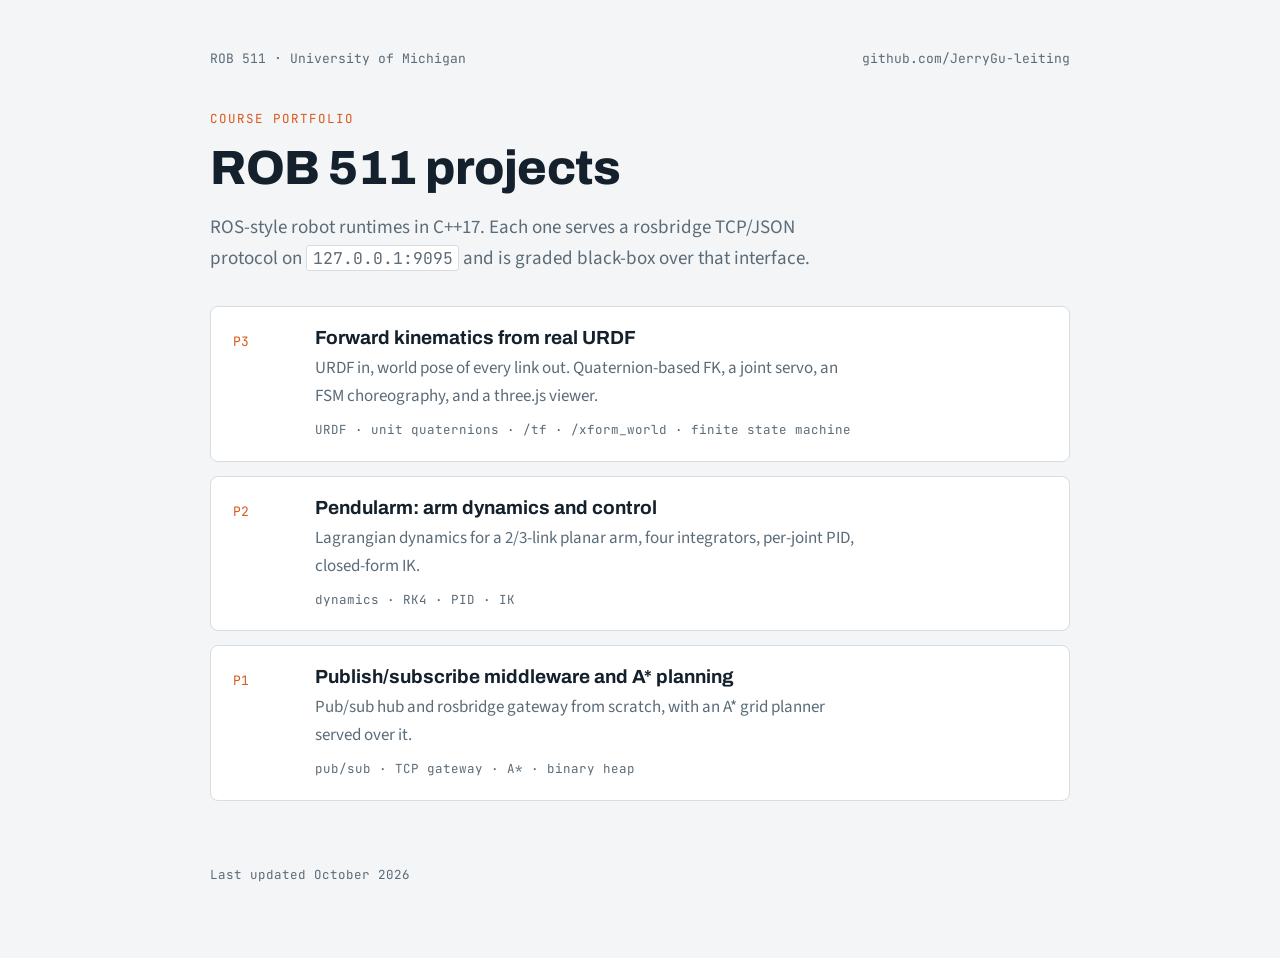
<file: index.html>
<!doctype html>
<html lang="en">
<head>
<meta charset="utf-8">
<meta name="viewport" content="width=device-width, initial-scale=1">
<title>ROB 511 Portfolio</title>
<link rel="preconnect" href="https://fonts.googleapis.com">
<link rel="preconnect" href="https://fonts.gstatic.com" crossorigin>
<link rel="stylesheet" href="https://fonts.googleapis.com/css2?family=Archivo:wght@700;800&family=JetBrains+Mono:wght@400;600&family=Source+Sans+3:wght@400;600&display=swap">
<link rel="stylesheet" href="style.css">
</head>
<body>
<div class="wrap">
  <div class="topbar"><span>ROB 511 · University of Michigan</span><a href="https://github.com/JerryGu-leiting">github.com/JerryGu-leiting</a></div>

  <p class="eyebrow">Course portfolio</p>
  <h1>ROB 511 projects</h1>
  <p class="lede">ROS-style robot runtimes in C++17. Each one serves a rosbridge TCP/JSON protocol on <code>127.0.0.1:9095</code> and is graded black-box over that interface.</p>

  <ul class="projects">
    <li>
      <a class="project" href="project3.html">
        <span class="num">P3</span>
        <h3>Forward kinematics from real URDF</h3>
        <p>URDF in, world pose of every link out. Quaternion-based FK, a joint servo, an FSM choreography, and a three.js viewer.</p>
        <span class="tags">URDF · unit quaternions · /tf · /xform_world · finite state machine</span>
      </a>
    </li>
    <li>
      <div class="project">
        <span class="num">P2</span>
        <h3>Pendularm: arm dynamics and control</h3>
        <p>Lagrangian dynamics for a 2/3-link planar arm, four integrators, per-joint PID, closed-form IK.</p>
        <span class="tags">dynamics · RK4 · PID · IK</span>
      </div>
    </li>
    <li>
      <div class="project">
        <span class="num">P1</span>
        <h3>Publish/subscribe middleware and A* planning</h3>
        <p>Pub/sub hub and rosbridge gateway from scratch, with an A* grid planner served over it.</p>
        <span class="tags">pub/sub · TCP gateway · A* · binary heap</span>
      </div>
    </li>
  </ul>

  <footer>Last updated October 2026</footer>
</div>
</body>
</html>
</file>
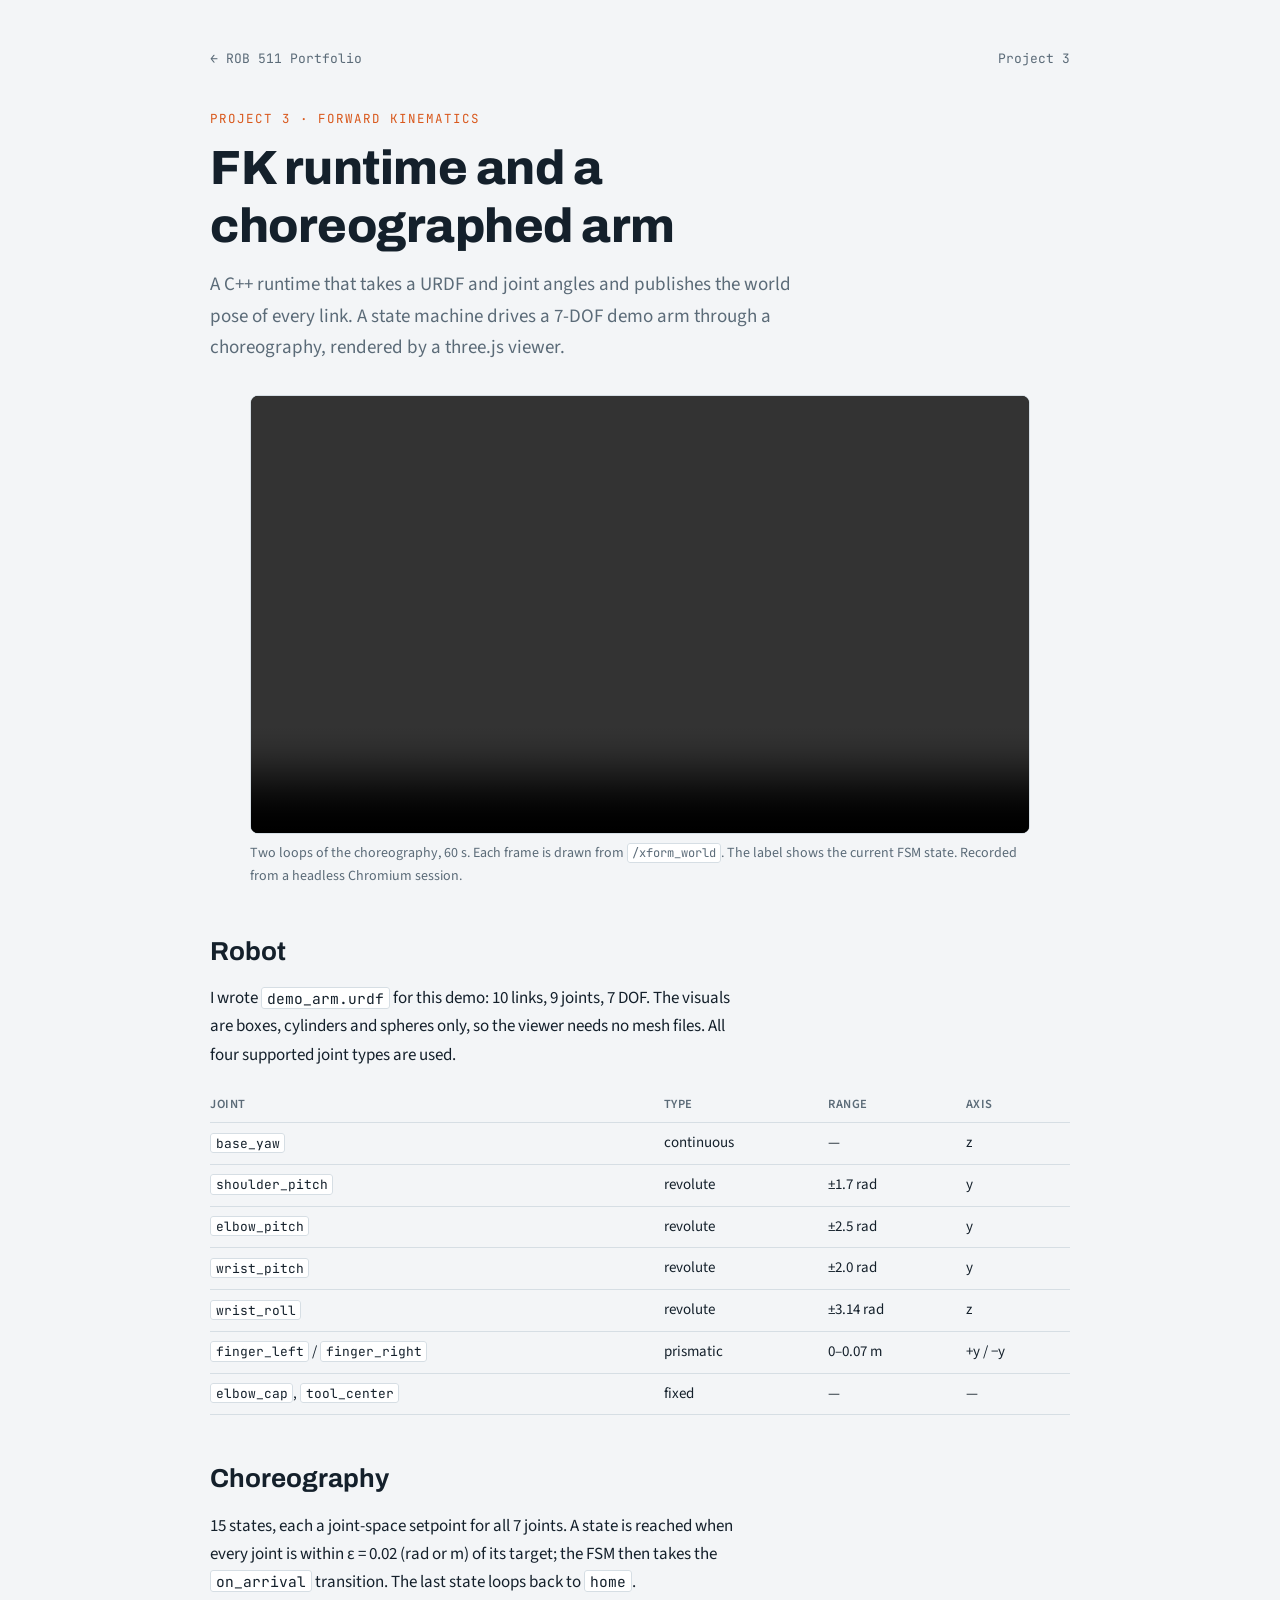
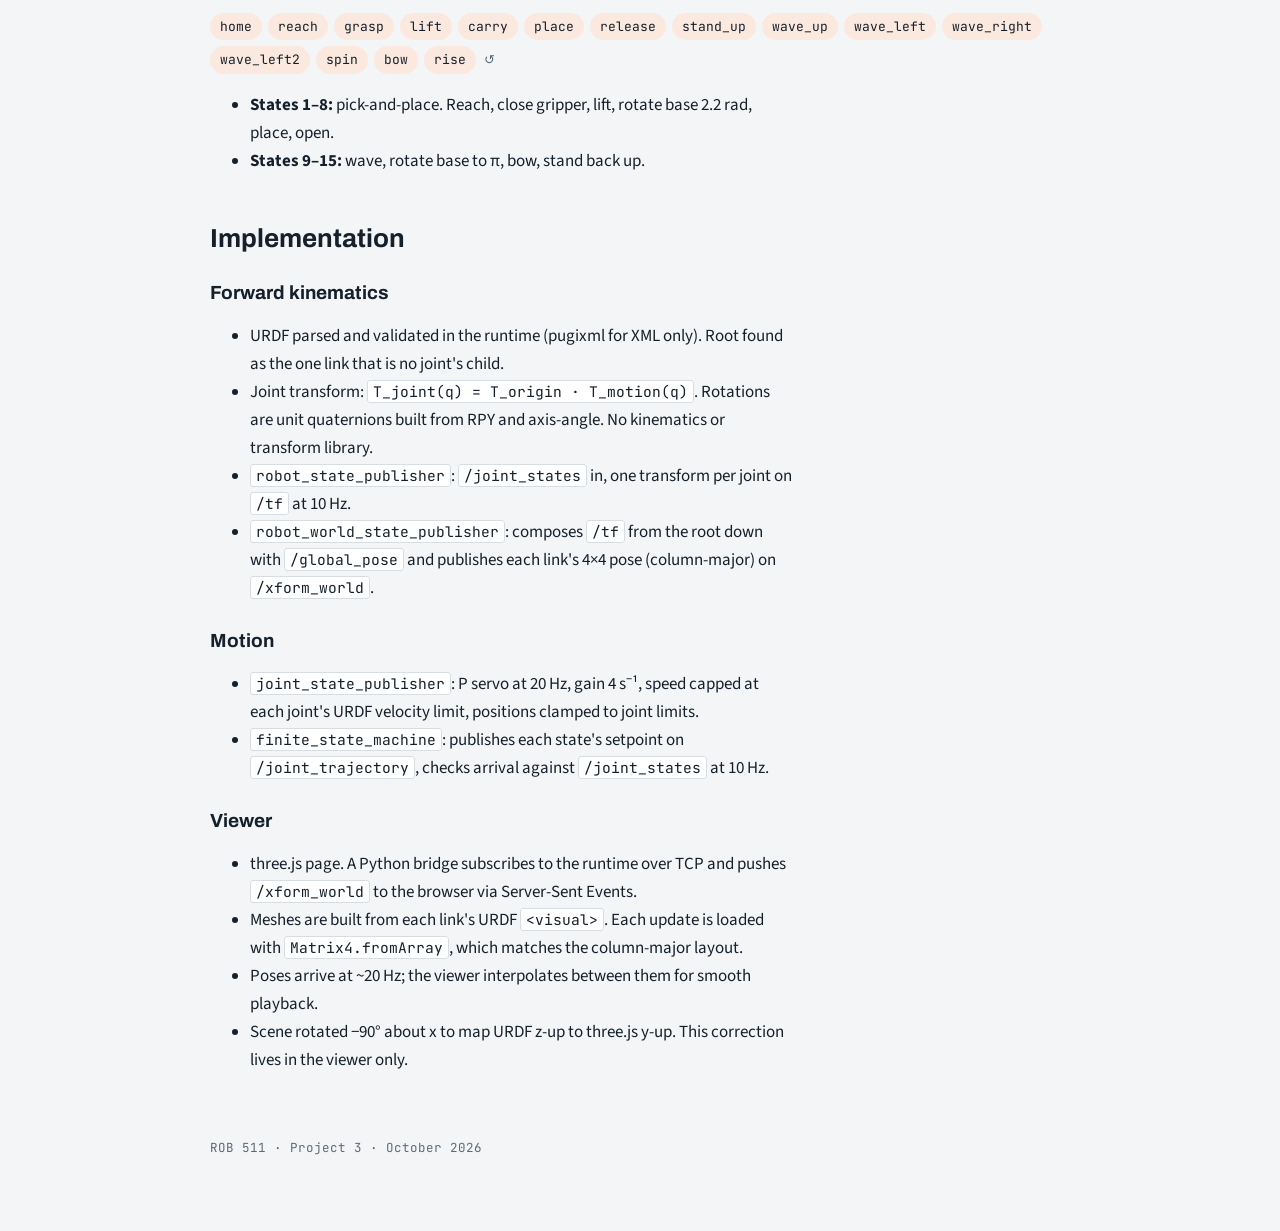
<file: project3.html>
<!doctype html>
<html lang="en">
<head>
<meta charset="utf-8">
<meta name="viewport" content="width=device-width, initial-scale=1">
<title>Forward Kinematics Dance · ROB 511</title>
<link rel="preconnect" href="https://fonts.googleapis.com">
<link rel="preconnect" href="https://fonts.gstatic.com" crossorigin>
<link rel="stylesheet" href="https://fonts.googleapis.com/css2?family=Archivo:wght@700;800&family=JetBrains+Mono:wght@400;600&family=Source+Sans+3:wght@400;600&display=swap">
<link rel="stylesheet" href="style.css">
</head>
<body>
<div class="wrap">
  <div class="topbar"><a href="index.html">← ROB 511 Portfolio</a><span>Project 3</span></div>

  <p class="eyebrow">Project 3 · Forward kinematics</p>
  <h1>FK runtime and a choreographed arm</h1>
  <p class="lede">A C++ runtime that takes a URDF and joint angles and publishes the world pose of every link. A state machine drives a 7-DOF demo arm through a choreography, rendered by a three.js viewer.</p>

  <figure>
    <div class="video">
      <video src="media/fk_dance.mp4" controls playsinline muted loop preload="metadata"></video>
    </div>
    <figcaption>Two loops of the choreography, 60 s. Each frame is drawn from <code>/xform_world</code>. The label shows the current FSM state. Recorded from a headless Chromium session.</figcaption>
  </figure>

  <h2>Robot</h2>
  <p>I wrote <code>demo_arm.urdf</code> for this demo: 10 links, 9 joints, 7 DOF. The visuals are boxes, cylinders and spheres only, so the viewer needs no mesh files. All four supported joint types are used.</p>
  <div class="table-wrap"><table>
    <thead><tr><th>Joint</th><th>Type</th><th>Range</th><th>Axis</th></tr></thead>
    <tbody>
      <tr><td><code>base_yaw</code></td><td>continuous</td><td>—</td><td>z</td></tr>
      <tr><td><code>shoulder_pitch</code></td><td>revolute</td><td>±1.7 rad</td><td>y</td></tr>
      <tr><td><code>elbow_pitch</code></td><td>revolute</td><td>±2.5 rad</td><td>y</td></tr>
      <tr><td><code>wrist_pitch</code></td><td>revolute</td><td>±2.0 rad</td><td>y</td></tr>
      <tr><td><code>wrist_roll</code></td><td>revolute</td><td>±3.14 rad</td><td>z</td></tr>
      <tr><td><code>finger_left</code> / <code>finger_right</code></td><td>prismatic</td><td>0–0.07 m</td><td>+y / −y</td></tr>
      <tr><td><code>elbow_cap</code>, <code>tool_center</code></td><td>fixed</td><td>—</td><td>—</td></tr>
    </tbody>
  </table></div>

  <h2>Choreography</h2>
  <p>15 states, each a joint-space setpoint for all 7 joints. A state is reached when every joint is within ε = 0.02 (rad or m) of its target; the FSM then takes the <code>on_arrival</code> transition. The last state loops back to <code>home</code>.</p>
  <ul class="states" aria-label="Choreography states in order">
    <li>home</li><li>reach</li><li>grasp</li><li>lift</li><li>carry</li><li>place</li><li>release</li><li>stand_up</li>
    <li>wave_up</li><li>wave_left</li><li>wave_right</li><li>wave_left2</li><li>spin</li><li>bow</li><li>rise</li><li class="sep">↺</li>
  </ul>
  <ul>
    <li><strong>States 1–8:</strong> pick-and-place. Reach, close gripper, lift, rotate base 2.2 rad, place, open.</li>
    <li><strong>States 9–15:</strong> wave, rotate base to π, bow, stand back up.</li>
  </ul>

  <h2>Implementation</h2>
  <h3>Forward kinematics</h3>
  <ul>
    <li>URDF parsed and validated in the runtime (pugixml for XML only). Root found as the one link that is no joint's child.</li>
    <li>Joint transform: <code>T_joint(q) = T_origin · T_motion(q)</code>. Rotations are unit quaternions built from RPY and axis-angle. No kinematics or transform library.</li>
    <li><code>robot_state_publisher</code>: <code>/joint_states</code> in, one transform per joint on <code>/tf</code> at 10 Hz.</li>
    <li><code>robot_world_state_publisher</code>: composes <code>/tf</code> from the root down with <code>/global_pose</code> and publishes each link's 4×4 pose (column-major) on <code>/xform_world</code>.</li>
  </ul>
  <h3>Motion</h3>
  <ul>
    <li><code>joint_state_publisher</code>: P servo at 20 Hz, gain 4 s⁻¹, speed capped at each joint's URDF velocity limit, positions clamped to joint limits.</li>
    <li><code>finite_state_machine</code>: publishes each state's setpoint on <code>/joint_trajectory</code>, checks arrival against <code>/joint_states</code> at 10 Hz.</li>
  </ul>
  <h3>Viewer</h3>
  <ul>
    <li>three.js page. A Python bridge subscribes to the runtime over TCP and pushes <code>/xform_world</code> to the browser via Server-Sent Events.</li>
    <li>Meshes are built from each link's URDF <code>&lt;visual&gt;</code>. Each update is loaded with <code>Matrix4.fromArray</code>, which matches the column-major layout.</li>
    <li>Poses arrive at ~20 Hz; the viewer interpolates between them for smooth playback.</li>
    <li>Scene rotated −90° about x to map URDF z-up to three.js y-up. This correction lives in the viewer only.</li>
  </ul>

  <footer>ROB 511 · Project 3 · October 2026</footer>
</div>
</body>
</html>
</file>
<file: style.css>
/* Layout: one centered reading column; project pages add a full-width media block. */
:root {
  --bg: #f3f5f7;
  --surface: #ffffff;
  --fg: #14202b;
  --muted: #5b6b78;
  --line: #d6dee4;
  --accent: #d9581c;
  --accent-soft: #fbe9df;
  --font-display: "Archivo", "Helvetica Neue", Arial, sans-serif;
  --font-body: "Source Sans 3", "Segoe UI", system-ui, sans-serif;
  --font-mono: "JetBrains Mono", ui-monospace, Menlo, Consolas, monospace;
}
@media (prefers-color-scheme: dark) {
  :root {
    --bg: #0f151b;
    --surface: #161e26;
    --fg: #e3e9ee;
    --muted: #93a3b0;
    --line: #26323c;
    --accent: #f2813f;
    --accent-soft: #2a1d15;
    color-scheme: dark;
  }
}

* { box-sizing: border-box; }
html { -webkit-text-size-adjust: 100%; }
body {
  margin: 0;
  background: var(--bg);
  color: var(--fg);
  font: 17px/1.65 var(--font-body);
  padding-left: max(16px, env(safe-area-inset-left, 0px));
  padding-right: max(16px, env(safe-area-inset-right, 0px));
}
.wrap { max-width: 860px; margin: 0 auto; padding-block: 48px 72px; }
a { color: var(--accent); text-underline-offset: 3px; }
a:focus-visible { outline: 2px solid var(--accent); outline-offset: 2px; }

.topbar { display: flex; justify-content: space-between; align-items: baseline; gap: 16px; flex-wrap: wrap;
  font-family: var(--font-mono); font-size: 13px; color: var(--muted); margin-bottom: 40px; }
.topbar a { color: var(--muted); text-decoration: none; }
.topbar a:hover { color: var(--accent); }

h1, h2, h3 { font-family: var(--font-display); line-height: 1.2; text-wrap: balance; margin: 0; }
h1 { font-size: clamp(32px, 6vw, 48px); font-weight: 800; letter-spacing: -0.01em; }
h2 { font-size: 26px; font-weight: 700; margin-top: 48px; }
h3 { font-size: 19px; font-weight: 700; margin-top: 28px; }
p, li { max-width: 68ch; }
.lede { font-size: 19px; color: var(--muted); margin-top: 14px; }
.eyebrow { font-family: var(--font-mono); font-size: 12.5px; letter-spacing: 0.08em; text-transform: uppercase;
  color: var(--accent); margin: 0 0 10px; }
code { font-family: var(--font-mono); font-size: 0.86em; background: var(--surface); border: 1px solid var(--line);
  border-radius: 3px; padding: 0.05em 0.35em; overflow-wrap: anywhere; }

/* Home: project list */
.projects { list-style: none; padding: 0; margin: 32px 0 0; display: grid; gap: 14px; }
.projects li { max-width: none; }
.project { display: grid; grid-template-columns: 64px minmax(0, 1fr); gap: 4px 18px; padding: 20px 22px;
  background: var(--surface); border: 1px solid var(--line); border-radius: 8px; color: inherit; text-decoration: none; }
a.project:hover { border-color: var(--accent); }
.project .num { font-family: var(--font-mono); font-size: 13px; color: var(--accent); padding-top: 4px; grid-row: span 2; }
.project h3 { margin: 0; }
.project p { margin: 0; color: var(--muted); }
.project .tags { grid-column: 2; font-family: var(--font-mono); font-size: 12.5px; color: var(--muted); margin-top: 6px; }

/* Project page */
.video { margin-top: 32px; aspect-ratio: 16 / 9; max-width: 100%; width: 100%; background: var(--surface);
  border: 1px solid var(--line); border-radius: 8px; display: grid; place-items: center; overflow: hidden; }
.video video { width: 100%; height: 100%; display: block; background: #000; }
.video .pending { text-align: center; color: var(--muted); font-family: var(--font-mono); font-size: 14px; padding: 16px; }
figcaption { font-size: 14px; color: var(--muted); margin-top: 8px; }

.table-wrap { overflow-x: auto; margin: 14px 0; }
table { border-collapse: collapse; width: 100%; font-size: 15px; }
th, td { text-align: left; padding: 8px 14px 8px 0; border-bottom: 1px solid var(--line); vertical-align: top; }
th { font-size: 12.5px; color: var(--muted); font-weight: 600; letter-spacing: 0.04em; text-transform: uppercase; }
td code { white-space: nowrap; }

.states { list-style: none; padding: 0; margin: 16px 0; display: flex; flex-wrap: wrap; gap: 6px; max-width: none; }
.states li { font-family: var(--font-mono); font-size: 13px; padding: 3px 10px; border-radius: 999px;
  background: var(--accent-soft); color: var(--fg); margin: 0; }
.states li.sep { background: none; color: var(--muted); padding: 3px 2px; }

.credit { margin-top: 48px; padding-top: 16px; border-top: 1px solid var(--line); font-size: 14px; color: var(--muted); }
footer { margin-top: 64px; font-family: var(--font-mono); font-size: 12.5px; color: var(--muted); }
@media (prefers-reduced-motion: reduce) { * { scroll-behavior: auto !important; } }
</file>
